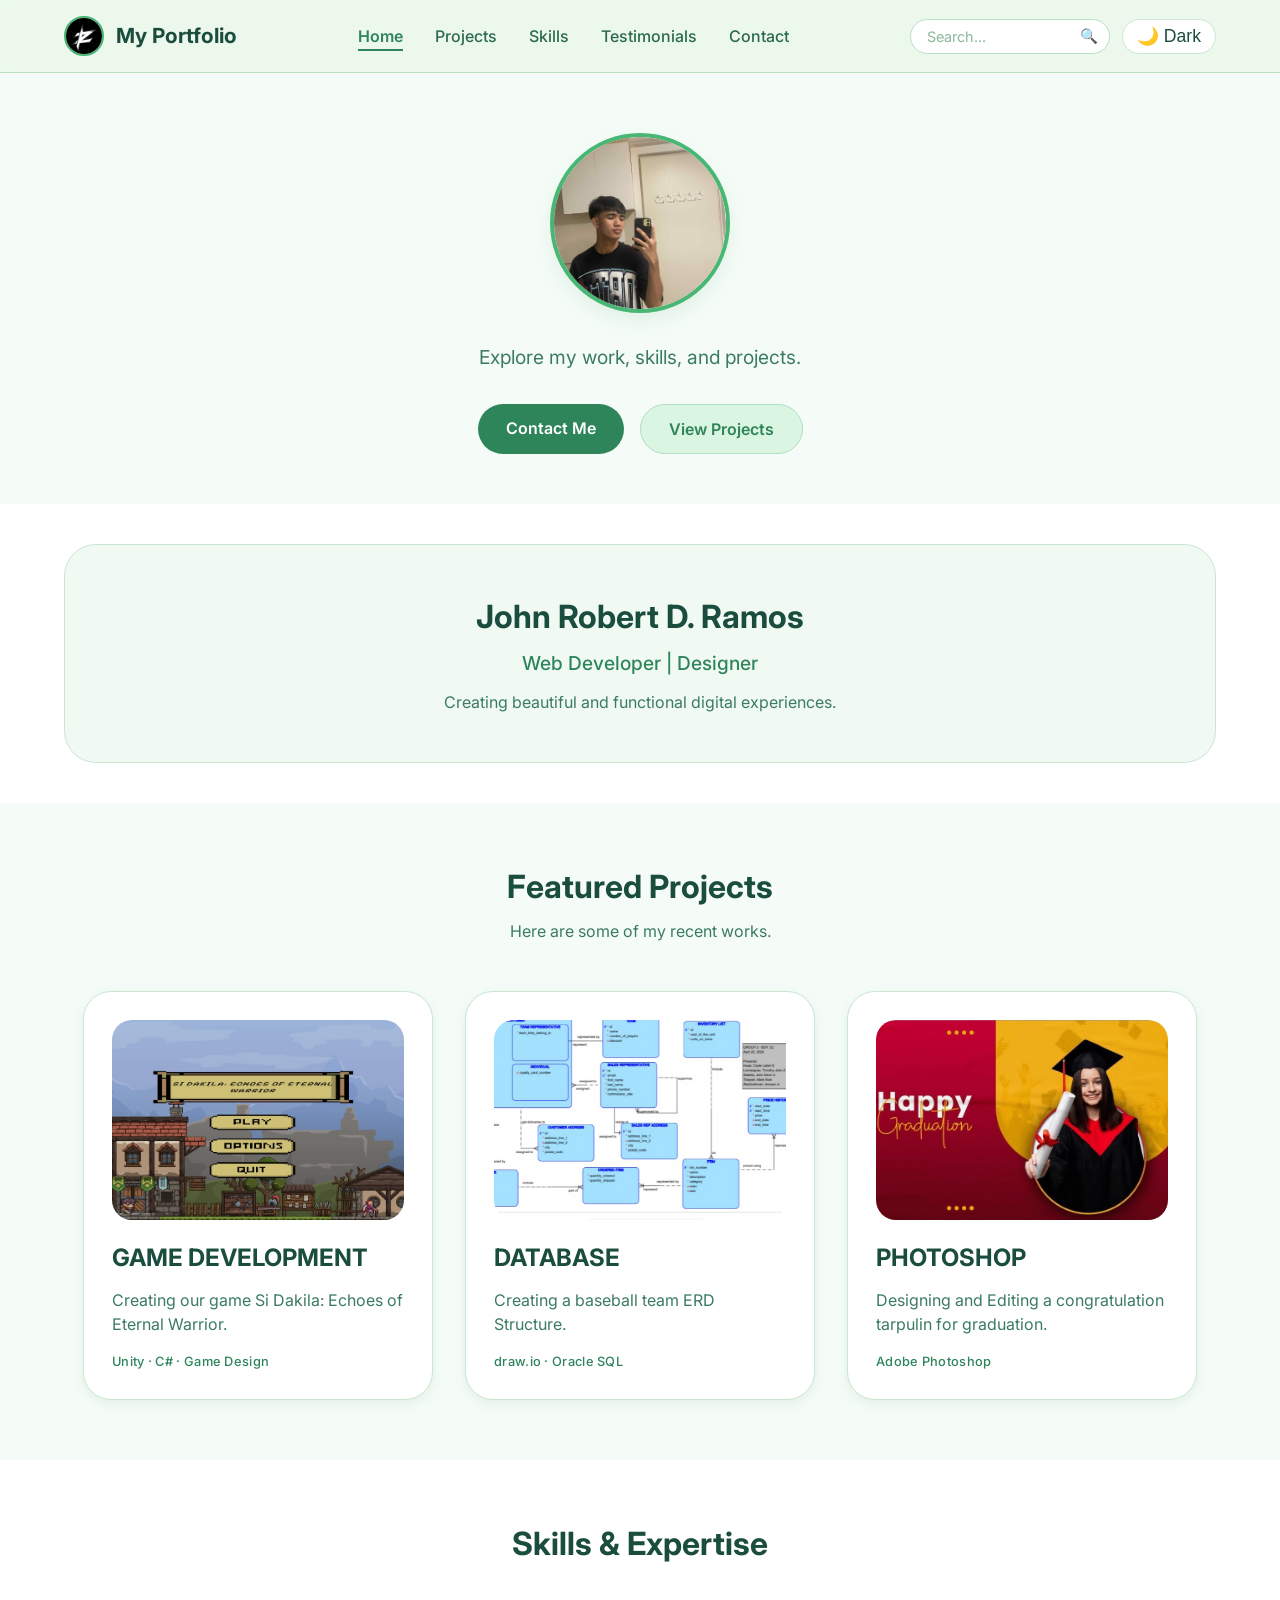
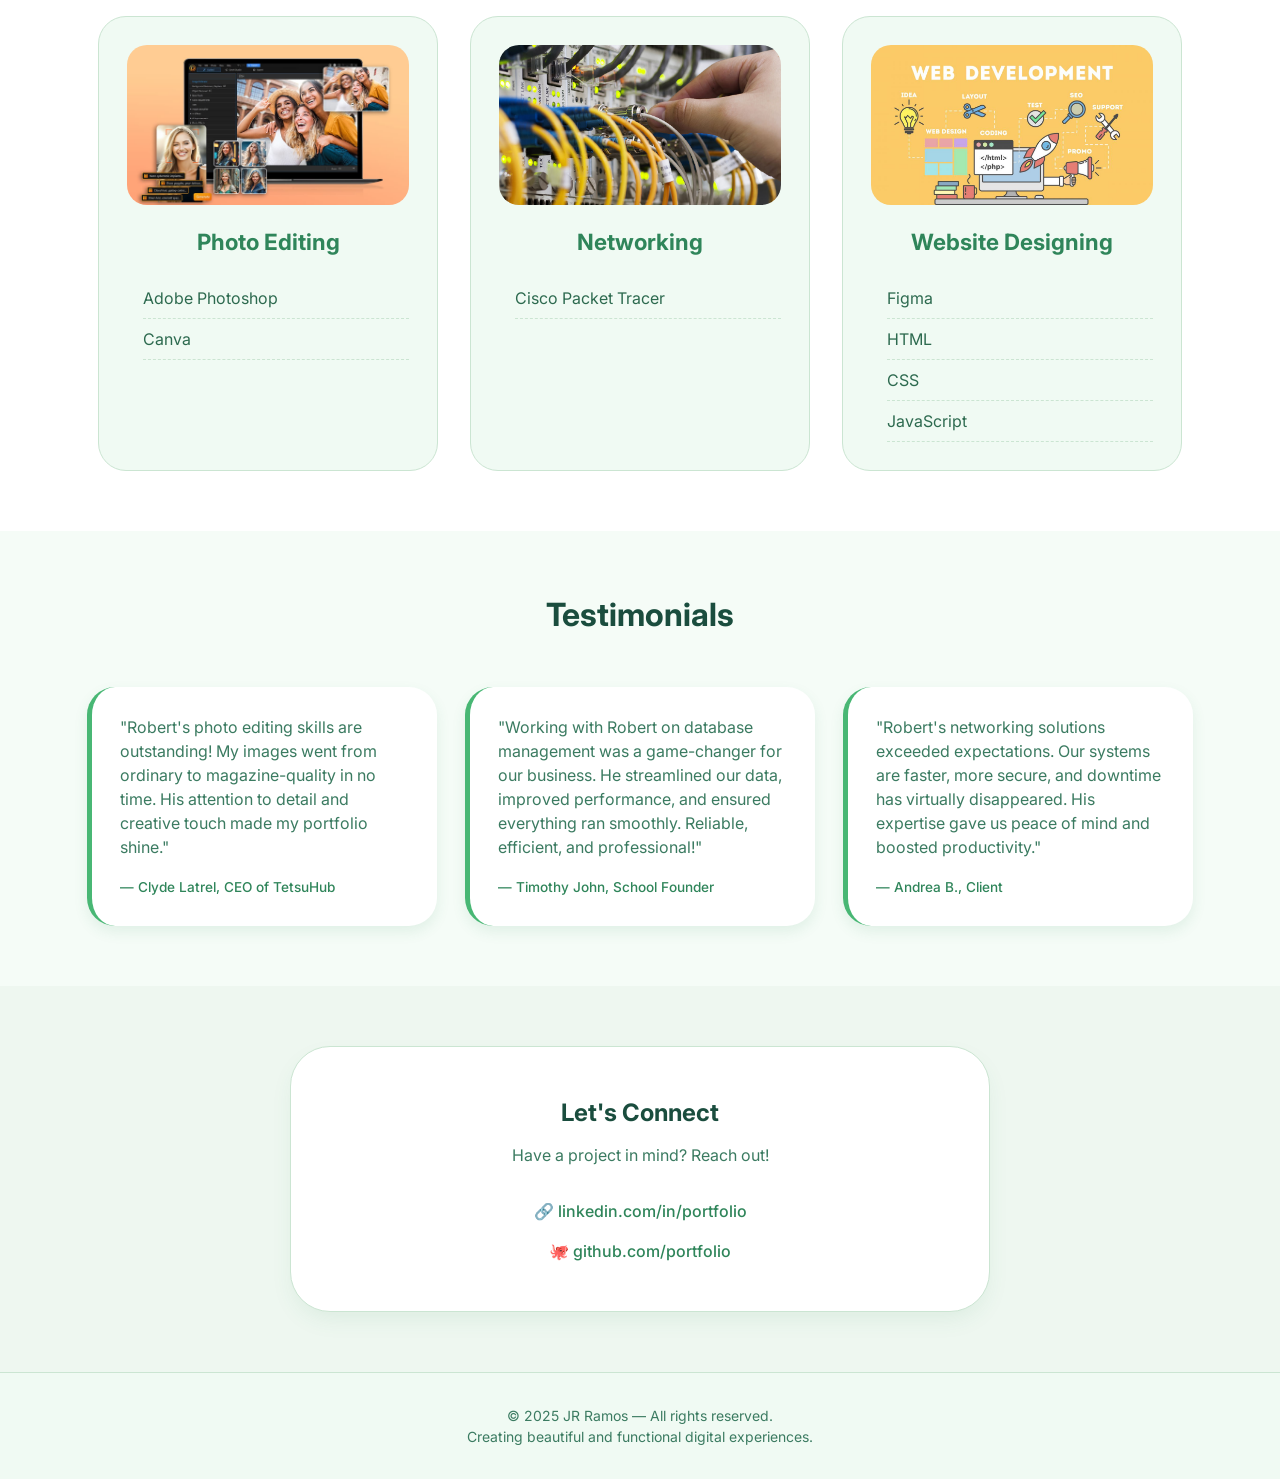
<file: index.html>
<!DOCTYPE html>
<html lang="en">
<head>
  <meta charset="UTF-8">
  <meta name="viewport" content="width=device-width, initial-scale=1.0, viewport-fit=cover">
  <title>My Portfolio | Web Developer & Designer</title>
  <meta name="description" content="Portfolio - Web Developer & Designer. Creating beautiful and functional digital experiences.">
  <link href="https://fonts.googleapis.com/css2?family=Inter:opsz,wght@14..32,300;14..32,400;14..32,500;14..32,600;14..32,700;14..32,800&display=swap" rel="stylesheet">
  <style>
    /* CSS Variables for Light/Dark Mode - Mint Green Theme */
    :root {
      --bg-primary: #eef7f0;
      --bg-secondary: #f5fcf7;
      --bg-card: #ffffff;
      --bg-about: #f0faf3;
      --bg-skill: #f0faf3;
      --bg-footer: #f0faf3;
      --text-primary: #1a4d3e;
      --text-secondary: #3b7b61;
      --text-muted: #2d6a4f;
      --accent: #2f855a;
      --accent-light: #48b774;
      --border: #cbe5d2;
      --border-light: #b8dfc2;
      --shadow: rgba(47,133,90,0.1);
      --nav-bg: rgba(235, 248, 235, 0.95);
      --btn-secondary-bg: #daf5e2;
      --btn-secondary-border: #b0dec0;
      --card-bg: #ffffff;
      --testimonial-bg: #ffffff;
    }

    body.dark {
      --bg-primary: #0f2a22;
      --bg-secondary: #15382e;
      --bg-card: #1e4a3a;
      --bg-about: #1a3f32;
      --bg-skill: #1a3f32;
      --bg-footer: #0f2a22;
      --text-primary: #e0f2e9;
      --text-secondary: #b8dfc2;
      --text-muted: #a8c9b5;
      --accent: #5cb85c;
      --accent-light: #7dcc7d;
      --border: #2d6a4f;
      --border-light: #2d6a4f;
      --shadow: rgba(0,0,0,0.3);
      --nav-bg: rgba(15, 42, 34, 0.95);
      --btn-secondary-bg: #2d6a4f;
      --btn-secondary-border: #3b7b61;
      --card-bg: #1e4a3a;
      --testimonial-bg: #1e4a3a;
    }

    * {
      margin: 0;
      padding: 0;
      box-sizing: border-box;
      transition: background-color 0.3s ease, color 0.3s ease, border-color 0.3s ease, box-shadow 0.3s ease;
    }

    body {
      font-family: 'Inter', sans-serif;
      background: var(--bg-primary);
      color: var(--text-primary);
      line-height: 1.5;
    }

    .container {
      max-width: 1200px;
      margin: 0 auto;
      padding: 0 24px;
    }

    /* Navigation */
    .main-nav {
      position: sticky;
      top: 0;
      background: var(--nav-bg);
      backdrop-filter: blur(12px);
      border-bottom: 1px solid var(--border-light);
      z-index: 100;
      padding: 16px 0;
    }

    .nav-container {
      max-width: 1200px;
      margin: 0 auto;
      padding: 0 24px;
      display: flex;
      align-items: center;
      justify-content: space-between;
      flex-wrap: wrap;
      gap: 16px;
    }

    .logo-area {
      display: flex;
      align-items: center;
      gap: 12px;
    }

    .small-profile-photo {
      width: 40px;
      height: 40px;
      border-radius: 50%;
      object-fit: cover;
      border: 2px solid var(--accent-light);
      background-color: #d4f0da;
      transition: all 0.3s ease;
    }
    .small-profile-photo:hover {
      transform: scale(1.05);
      border-color: var(--accent);
      box-shadow: 0 0 0 3px rgba(47,133,90,0.2);
    }

    .logo {
      font-size: 1.3rem;
      font-weight: 700;
      color: var(--text-primary);
      text-decoration: none;
      transition: all 0.3s ease;
      position: relative;
    }
    .logo:hover {
      color: var(--accent);
      transform: translateX(2px);
    }

    .nav-links {
      display: flex;
      gap: 32px;
      list-style: none;
    }

    .nav-item {
      color: var(--text-muted);
      text-decoration: none;
      font-weight: 500;
      transition: all 0.3s ease;
      position: relative;
    }
    .nav-item:hover {
      color: var(--accent);
      font-weight: 600;
      transform: translateY(-2px);
    }
    .nav-item.active {
      color: var(--accent);
      font-weight: 600;
    }
    .nav-item::after {
      content: '';
      position: absolute;
      bottom: -5px;
      left: 0;
      width: 0;
      height: 2px;
      background: var(--accent);
      transition: width 0.3s ease;
    }
    .nav-item:hover::after,
    .nav-item.active::after {
      width: 100%;
    }

    /* Dark Mode Toggle Button */
    .dark-mode-toggle {
      background: var(--bg-card);
      border: 1px solid var(--border);
      border-radius: 40px;
      padding: 6px 14px;
      cursor: pointer;
      font-size: 1.1rem;
      transition: all 0.3s ease;
      display: flex;
      align-items: center;
      gap: 6px;
      color: var(--text-primary);
    }
    .dark-mode-toggle:hover {
      transform: scale(1.05);
      border-color: var(--accent);
      background: var(--accent);
      color: white;
    }

    /* Search Bar Styles */
    .search-wrapper {
      position: relative;
    }

    .search-input {
      padding: 8px 16px;
      padding-right: 36px;
      border-radius: 40px;
      border: 1px solid var(--border-light);
      background: var(--bg-card);
      font-family: 'Inter', sans-serif;
      font-size: 0.9rem;
      color: var(--text-primary);
      outline: none;
      width: 200px;
      transition: all 0.3s ease;
    }
    .search-input:focus {
      border-color: var(--accent);
      box-shadow: 0 0 0 3px rgba(47,133,90,0.2);
      width: 240px;
    }
    .search-input:hover {
      border-color: var(--accent);
      box-shadow: 0 0 0 2px rgba(47,133,90,0.1);
    }
    .search-input::placeholder {
      color: #8ab89a;
      transition: opacity 0.3s ease;
    }
    .search-input:focus::placeholder {
      opacity: 0.5;
    }

    .search-icon {
      position: absolute;
      right: 12px;
      top: 50%;
      transform: translateY(-50%);
      color: var(--accent);
      pointer-events: none;
      font-size: 0.9rem;
      transition: transform 0.2s ease;
    }
    .search-wrapper:hover .search-icon {
      transform: translateY(-50%) scale(1.1);
    }

    /* Search Overlay for Results */
    .search-overlay {
      position: fixed;
      top: 0;
      left: 0;
      width: 100%;
      height: 100%;
      background: rgba(47,133,90,0.2);
      backdrop-filter: blur(8px);
      z-index: 1000;
      display: flex;
      align-items: center;
      justify-content: center;
      opacity: 0;
      visibility: hidden;
      transition: all 0.3s ease;
    }
    .search-overlay.active {
      opacity: 1;
      visibility: visible;
    }

    .search-modal {
      background: var(--bg-card);
      border-radius: 32px;
      width: 90%;
      max-width: 600px;
      padding: 28px;
      position: relative;
      border: 1px solid var(--border);
      box-shadow: 0 25px 40px -12px rgba(47,133,90,0.25);
      transition: transform 0.3s ease;
      transform: scale(0.95);
    }
    .search-overlay.active .search-modal {
      transform: scale(1);
    }

    .modal-search-input {
      width: 100%;
      padding: 14px 20px;
      font-size: 1rem;
      background: var(--bg-secondary);
      border: 1px solid var(--border);
      border-radius: 60px;
      color: var(--text-primary);
      outline: none;
      font-family: 'Inter', sans-serif;
      transition: all 0.3s ease;
    }
    .modal-search-input:focus {
      border-color: var(--accent-light);
      box-shadow: 0 0 0 3px rgba(72,183,116,0.2);
    }

    .search-close {
      position: absolute;
      top: 20px;
      right: 24px;
      background: none;
      border: none;
      color: var(--text-muted);
      font-size: 1.5rem;
      cursor: pointer;
      transition: all 0.2s ease;
    }
    .search-close:hover {
      color: var(--accent);
      transform: rotate(90deg) scale(1.1);
    }

    .search-results {
      margin-top: 24px;
      max-height: 400px;
      overflow-y: auto;
    }

    .search-result-item {
      padding: 14px;
      border-bottom: 1px solid var(--border);
      cursor: pointer;
      transition: all 0.3s ease;
    }
    .search-result-item:hover {
      background: var(--bg-skill);
      border-radius: 16px;
      transform: translateX(5px);
    }

    .result-type {
      font-size: 0.7rem;
      text-transform: uppercase;
      color: var(--accent-light);
      font-weight: 600;
    }

    .result-title {
      font-weight: 700;
      margin: 6px 0 4px;
      color: var(--text-primary);
    }

    .result-desc {
      font-size: 0.85rem;
      color: var(--text-secondary);
    }

    .no-results {
      text-align: center;
      color: #6ba184;
      padding: 24px;
    }

    /* Hero Section */
    .hero {
      padding: 60px 0 50px;
      text-align: center;
      background: var(--bg-secondary);
    }

    .hero-top-photo {
      width: 180px;
      height: 180px;
      border-radius: 50%;
      object-fit: cover;
      margin-bottom: 24px;
      border: 4px solid var(--accent-light);
      box-shadow: 0 8px 20px var(--shadow);
      background-color: #d4f0da;
      transition: all 0.4s ease;
      cursor: pointer;
    }
    .hero-top-photo:hover {
      transform: scale(1.05) rotate(3deg);
      box-shadow: 0 15px 30px var(--shadow);
      border-color: var(--accent);
    }

    .hero-description {
      font-size: 1.2rem;
      color: var(--text-secondary);
      margin-bottom: 32px;
      max-width: 600px;
      margin-left: auto;
      margin-right: auto;
      transition: all 0.3s ease;
    }
    .hero-description:hover {
      color: var(--accent);
      transform: scale(1.02);
      letter-spacing: 0.3px;
    }

    .hero-buttons {
      display: flex;
      gap: 16px;
      justify-content: center;
      flex-wrap: wrap;
    }

    .btn {
      padding: 12px 28px;
      border-radius: 40px;
      text-decoration: none;
      font-weight: 600;
      transition: all 0.3s cubic-bezier(0.2, 0.9, 0.4, 1.1);
      display: inline-block;
      cursor: pointer;
    }
    .btn-primary {
      background: var(--accent);
      color: white;
      border: none;
    }
    .btn-primary:hover {
      background: #246b48;
      transform: translateY(-4px) scale(1.02);
      box-shadow: 0 8px 20px var(--shadow);
    }
    .btn-primary:active {
      transform: translateY(0);
    }
    .btn-secondary {
      background: var(--btn-secondary-bg);
      color: var(--accent);
      border: 1px solid var(--btn-secondary-border);
    }
    .btn-secondary:hover {
      background: var(--accent);
      color: white;
      transform: translateY(-4px) scale(1.02);
      box-shadow: 0 8px 20px var(--shadow);
      border-color: var(--accent);
    }
    .btn-secondary:active {
      transform: translateY(0);
    }

    /* About Section */
    .about-section {
      padding: 40px 0;
      background: var(--bg-card);
    }

    .about-card {
      text-align: center;
      padding: 48px 24px;
      background: var(--bg-about);
      border-radius: 32px;
      border: 1px solid var(--border);
      transition: all 0.3s ease;
    }
    .about-card:hover {
      transform: translateY(-5px);
      box-shadow: 0 15px 30px var(--shadow);
      border-color: var(--accent-light);
    }

    .about-name {
      font-size: 2rem;
      color: var(--text-primary);
      margin-bottom: 8px;
      transition: all 0.3s ease;
    }
    .about-name:hover {
      color: var(--accent);
      transform: scale(1.02);
    }

    .about-tagline {
      font-size: 1.2rem;
      color: var(--accent);
      font-weight: 500;
      margin-bottom: 12px;
      transition: all 0.3s ease;
    }
    .about-tagline:hover {
      letter-spacing: 1px;
    }

    .about-quote {
      color: var(--text-secondary);
      transition: all 0.3s ease;
    }
    .about-quote:hover {
      color: var(--text-primary);
    }

    /* Featured Projects */
    .featured-projects {
      padding: 60px 0;
      background: var(--bg-secondary);
    }

    .section-header {
      text-align: center;
      margin-bottom: 48px;
    }
    .section-header h2 {
      font-size: 2rem;
      color: var(--text-primary);
      margin-bottom: 8px;
      transition: all 0.3s ease;
    }
    .section-header h2:hover {
      color: var(--accent);
      transform: scale(1.02);
    }
    .section-header p {
      color: var(--text-secondary);
      transition: all 0.3s ease;
    }
    .section-header p:hover {
      color: var(--accent);
    }

    .projects-grid {
      display: flex;
      justify-content: center;
      flex-wrap: wrap;
      gap: 32px;
    }

    .project-card {
      flex: 1;
      min-width: 280px;
      max-width: 350px;
      background: var(--card-bg);
      border-radius: 28px;
      padding: 28px;
      border: 1px solid var(--border);
      transition: all 0.35s cubic-bezier(0.2, 0.9, 0.4, 1.1);
      box-shadow: 0 4px 12px var(--shadow);
      text-align: left;
    }
    .project-card:hover {
      transform: translateY(-10px) scale(1.02);
      box-shadow: 0 25px 35px -12px var(--shadow);
      border-color: var(--accent-light);
    }

    .project-image {
      width: 100%;
      height: 200px;
      border-radius: 20px;
      object-fit: cover;
      margin-bottom: 20px;
      background-color: #d4f0da;
      display: block;
      transition: all 0.4s ease;
    }
    .project-card:hover .project-image {
      transform: scale(1.03);
      box-shadow: 0 8px 20px rgba(0,0,0,0.1);
    }

    .project-card h3 {
      font-size: 1.5rem;
      color: var(--text-primary);
      margin-bottom: 12px;
      transition: all 0.3s ease;
    }
    .project-card:hover h3 {
      color: var(--accent);
      transform: translateX(5px);
    }

    .project-card p {
      color: var(--text-secondary);
      margin-bottom: 16px;
      line-height: 1.5;
      transition: all 0.3s ease;
    }
    .project-card:hover p {
      color: var(--text-primary);
    }

    .project-tech {
      font-size: 0.8rem;
      color: var(--accent);
      font-weight: 500;
      letter-spacing: 0.3px;
      margin-top: 8px;
      transition: all 0.3s ease;
    }
    .project-card:hover .project-tech {
      letter-spacing: 0.5px;
    }

    /* Skills Section */
    .skills-section {
      padding: 60px 0;
      background: var(--bg-card);
    }

    .skills-title {
      text-align: center;
      font-size: 2rem;
      color: var(--text-primary);
      margin-bottom: 48px;
      transition: all 0.3s ease;
    }
    .skills-title:hover {
      color: var(--accent);
      transform: scale(1.02);
    }

    .skills-grid {
      display: flex;
      justify-content: center;
      flex-wrap: wrap;
      gap: 32px;
    }

    .skill-category {
      background: var(--bg-skill);
      padding: 28px;
      border-radius: 28px;
      border: 1px solid var(--border);
      min-width: 260px;
      flex: 1;
      max-width: 340px;
      text-align: center;
      transition: all 0.35s ease;
    }
    .skill-category:hover {
      transform: translateY(-8px) scale(1.02);
      box-shadow: 0 20px 30px -10px var(--shadow);
      border-color: var(--accent-light);
    }

    .skill-photo {
      width: 100%;
      height: 160px;
      border-radius: 20px;
      object-fit: cover;
      margin-bottom: 20px;
      background-color: #d4f0da;
      display: block;
      transition: all 0.4s ease;
    }
    .skill-category:hover .skill-photo {
      transform: scale(1.03);
    }

    .skill-category h3 {
      margin-bottom: 20px;
      color: var(--accent);
      font-size: 1.4rem;
      text-align: center;
      transition: all 0.3s ease;
    }
    .skill-category:hover h3 {
      transform: scale(1.05);
    }

    .skill-category ul {
      list-style: none;
      text-align: left;
      padding-left: 16px;
    }

    .skill-category li {
      padding: 8px 0;
      color: var(--text-muted);
      border-bottom: 1px dashed var(--border);
      transition: all 0.25s ease;
    }
    .skill-category li:hover {
      color: var(--accent);
      transform: translateX(8px);
      border-bottom-color: var(--accent);
    }

    /* Testimonials */
    .testimonials-section {
      padding: 60px 0;
      background: var(--bg-secondary);
    }

    .testimonials-section h2 {
      text-align: center;
      font-size: 2rem;
      color: var(--text-primary);
      margin-bottom: 48px;
      transition: all 0.3s ease;
    }
    .testimonials-section h2:hover {
      color: var(--accent);
      transform: scale(1.02);
    }

    .testimonials-grid {
      display: flex;
      justify-content: center;
      flex-wrap: wrap;
      gap: 28px;
    }

    .testimonial-card {
      background: var(--testimonial-bg);
      border-radius: 28px;
      padding: 28px;
      border-left: 5px solid var(--accent-light);
      box-shadow: 0 6px 14px var(--shadow);
      flex: 1;
      min-width: 260px;
      max-width: 350px;
      transition: all 0.35s ease;
    }
    .testimonial-card:hover {
      transform: translateY(-8px) scale(1.02);
      box-shadow: 0 20px 30px -10px var(--shadow);
      border-left-width: 8px;
      border-left-color: var(--accent);
    }

    .testimonial-card p {
      font-style: normal;
      margin-bottom: 18px;
      color: var(--text-secondary);
      line-height: 1.5;
      transition: all 0.3s ease;
    }
    .testimonial-card:hover p {
      color: var(--text-primary);
      transform: scale(1.01);
    }

    .testimonial-author {
      font-size: 0.85rem;
      font-weight: 500;
      color: var(--accent);
      transition: all 0.3s ease;
    }
    .testimonial-card:hover .testimonial-author {
      letter-spacing: 0.5px;
    }

    /* Contact Section */
    .contact-section {
      padding: 60px 0;
      background: var(--bg-primary);
    }

    .contact-card {
      background: var(--bg-card);
      border-radius: 40px;
      padding: 48px;
      text-align: center;
      border: 1px solid var(--border);
      box-shadow: 0 10px 25px -5px var(--shadow);
      max-width: 700px;
      margin: 0 auto;
      transition: all 0.35s ease;
    }
    .contact-card:hover {
      transform: translateY(-6px);
      box-shadow: 0 25px 40px -12px var(--shadow);
      border-color: var(--accent-light);
    }

    .contact-card h2 {
      color: var(--text-primary);
      margin-bottom: 12px;
      transition: all 0.3s ease;
    }
    .contact-card:hover h2 {
      color: var(--accent);
    }

    .contact-card p {
      color: var(--text-secondary);
    }

    .contact-info {
      display: flex;
      flex-direction: column;
      gap: 16px;
      margin-top: 32px;
    }

    .contact-info a {
      color: var(--accent);
      text-decoration: none;
      font-weight: 500;
      transition: all 0.3s ease;
      display: inline-block;
    }
    .contact-info a:hover {
      color: #1f7b4d;
      transform: translateX(8px) scale(1.02);
      text-decoration: underline;
    }

    /* Footer */
    .main-footer {
      border-top: 1px solid var(--border);
      background: var(--bg-footer);
      padding: 32px 0;
      text-align: center;
      color: var(--text-secondary);
      font-size: 0.875rem;
      transition: all 0.3s ease;
    }
    .main-footer:hover {
      background: var(--bg-secondary);
    }

    @media (max-width: 768px) {
      .nav-container {
        flex-direction: column;
      }
      .nav-links {
        flex-wrap: wrap;
        justify-content: center;
        gap: 20px;
      }
      .hero-top-photo {
        width: 120px;
        height: 120px;
      }
      .project-card, .skill-category {
        max-width: 100%;
      }
      .skill-photo {
        height: 140px;
      }
      .search-input {
        width: 160px;
      }
      .search-input:focus {
        width: 180px;
      }
    }
  </style>
</head>
<body>

  <!-- Navigation with small profile photo + "My Portfolio" text -->
  <nav class="main-nav">
    <div class="nav-container">
      <div class="logo-area">
        <img src="images/logo.jpg" alt="Profile" class="small-profile-photo" id="navProfilePhoto" onerror="this.src='https://placehold.co/100x100/2f855a/ffffff?text=Photo'">
        <a href="#home" class="logo">My Portfolio</a>
      </div>
      <ul class="nav-links">
        <li><a href="#home" class="nav-item active">Home</a></li>
        <li><a href="#projects" class="nav-item">Projects</a></li>
        <li><a href="#skills" class="nav-item">Skills</a></li>
        <li><a href="#testimonials" class="nav-item">Testimonials</a></li>
        <li><a href="#contact" class="nav-item">Contact</a></li>
      </ul>
      <div style="display: flex; align-items: center; gap: 12px;">
        <div class="search-wrapper">
          <input type="text" class="search-input" id="navSearchInput" placeholder="Search...">
          <span class="search-icon">🔍</span>
        </div>
        <button class="dark-mode-toggle" id="darkModeToggle">🌙 Dark</button>
      </div>
    </div>
  </nav>

  <!-- Search Overlay Modal -->
  <div class="search-overlay" id="searchOverlay">
    <div class="search-modal">
      <input type="text" id="modalSearchInput" class="modal-search-input" placeholder="Search projects, skills, testimonials..." autocomplete="off">
      <button class="search-close" id="searchCloseBtn">✕</button>
      <div class="search-results" id="searchResults"></div>
    </div>
  </div>

  <main>
    <!-- Hero Section -->
    <section class="hero">
      <div class="container">
        <div class="hero-content">
          <img src="images/profile.jpg" alt="Hero decoration photo" class="hero-top-photo" id="heroTopPhoto">
          <p class="hero-description">Explore my work, skills, and projects.</p>
          <div class="hero-buttons">
            <a href="#contact" class="btn btn-primary">Contact Me</a>
            <a href="#projects" class="btn btn-secondary">View Projects</a>
          </div>
        </div>
      </div>
    </section>

    <!-- About Section -->
    <section class="about-section">
      <div class="container">
        <div class="about-card">
          <h2 class="about-name">John Robert D. Ramos</h2>
          <p class="about-tagline">Web Developer | Designer</p>
          <p class="about-quote">Creating beautiful and functional digital experiences.</p>
        </div>
      </div>
    </section>

    <!-- Featured Projects Section -->
    <section id="projects" class="featured-projects">
      <div class="container">
        <div class="section-header">
          <h2>Featured Projects</h2>
          <p>Here are some of my recent works.</p>
        </div>
        <div class="projects-grid">
          <div class="project-card">
            <img src="images/unity.jpg" alt="Game development" class="project-image" id="projectImg1" onerror="this.src='https://placehold.co/600x400/2f855a/ffffff?text=Game+Dev'">
            <h3>GAME DEVELOPMENT</h3>
            <p>Creating our game Si Dakila: Echoes of Eternal Warrior.</p>
            <div class="project-tech">Unity · C# · Game Design</div>
          </div>
          <div class="project-card">
            <img src="images/database.jpg" alt="Movie discovery app" class="project-image" id="projectImg2">
            <h3>DATABASE</h3>
            <p>Creating a baseball team ERD Structure.</p>
            <div class="project-tech">draw.io · Oracle SQL</div>
          </div>
          <div class="project-card">
            <img src="images/photoshop.jpg" alt="Design studio platform" class="project-image" id="projectImg3">
            <h3>PHOTOSHOP</h3>
            <p>Designing and Editing a congratulation tarpulin for graduation.</p>
            <div class="project-tech">Adobe Photoshop</div>
          </div>
        </div>
      </div>
    </section>

    <!-- Skills Section -->
    <section id="skills" class="skills-section">
      <div class="container">
        <h2 class="skills-title">Skills & Expertise</h2>
        <div class="skills-grid">
          <div class="skill-category">
            <img src="images/editing.jpg" alt="Frontend development" class="skill-photo" id="frontendPhoto">
            <h3>Photo Editing</h3>
            <ul>
              <li>Adobe Photoshop</li>
              <li>Canva</li>
            </ul>
          </div>
          <div class="skill-category">
            <img src="images/networking.jpg" alt="Backend development" class="skill-photo" id="backendPhoto">
            <h3>Networking</h3>
            <ul>
              <li>Cisco Packet Tracer</li>
            </ul>
          </div>
          <div class="skill-category">
            <img src="images/web dev.jpg" alt="Design tools" class="skill-photo" id="designPhoto">
            <h3>Website Designing</h3>
            <ul>
              <li>Figma</li>
              <li>HTML</li>
              <li>CSS</li>
              <li>JavaScript</li>
            </ul>
          </div>
        </div>
      </div>
    </section>

    <!-- Testimonials Section -->
    <section id="testimonials" class="testimonials-section">
      <div class="container">
        <h2>Testimonials</h2>
        <div class="testimonials-grid">
          <div class="testimonial-card">
            <p>"Robert's photo editing skills are outstanding! My images went from ordinary to magazine-quality in no time. His attention to detail and creative touch made my portfolio shine."</p>
            <div class="testimonial-author">— Clyde Latrel, CEO of TetsuHub</div>
          </div>
          <div class="testimonial-card">
            <p>"Working with Robert on database management was a game-changer for our business. He streamlined our data, improved performance, and ensured everything ran smoothly. Reliable, efficient, and professional!"</p>
            <div class="testimonial-author">— Timothy John, School Founder</div>
          </div>
          <div class="testimonial-card">
            <p>"Robert's networking solutions exceeded expectations. Our systems are faster, more secure, and downtime has virtually disappeared. His expertise gave us peace of mind and boosted productivity."</p>
            <div class="testimonial-author">— Andrea B., Client</div>
          </div>
        </div>
      </div>
    </section>

    <!-- Contact Section -->
    <section id="contact" class="contact-section">
      <div class="container">
        <div class="contact-card">
          <h2>Let's Connect</h2>
          <p>Have a project in mind? Reach out!</p>
          <div class="contact-info">
            <a href="#" id="linkedinContact">🔗 linkedin.com/in/portfolio</a>
            <a href="#" id="githubContact">🐙 github.com/portfolio</a>
          </div>
        </div>
      </div>
    </section>
  </main>

  <!-- Footer -->
  <footer class="main-footer">
    <div class="container">
      <p>© 2025 JR Ramos — All rights reserved.</p>
      <div class="footer-credits">Creating beautiful and functional digital experiences.</div>
    </div>
  </footer>

  <script>
    // Dark Mode Toggle Functionality
    const darkModeToggle = document.getElementById('darkModeToggle');
    const body = document.body;

    // Check for saved user preference
    if (localStorage.getItem('darkMode') === 'enabled') {
      body.classList.add('dark');
      darkModeToggle.innerHTML = '☀️ Light';
    }

    darkModeToggle.addEventListener('click', () => {
      body.classList.toggle('dark');
      
      if (body.classList.contains('dark')) {
        localStorage.setItem('darkMode', 'enabled');
        darkModeToggle.innerHTML = '☀️ Light';
      } else {
        localStorage.setItem('darkMode', 'disabled');
        darkModeToggle.innerHTML = '🌙 Dark';
      }
    });

    // Searchable content database
    const searchableContent = [
      { type: 'Project', title: 'GAME DEVELOPMENT', description: 'Creating our game Si Dakila: Echoes of Eternal Warrior. Using Unity and C#.', section: 'projects', elementId: 'projects' },
      { type: 'Project', title: 'DATABASE', description: 'Creating a baseball team ERD Structure using draw.io and Oracle SQL.', section: 'projects', elementId: 'projects' },
      { type: 'Project', title: 'PHOTOSHOP', description: 'Designing and Editing a congratulation tarpulin for graduation using Adobe Photoshop.', section: 'projects', elementId: 'projects' },
      { type: 'Skill', title: 'Photo Editing', description: 'Adobe Photoshop, Canva', section: 'skills', elementId: 'skills' },
      { type: 'Skill', title: 'Networking', description: 'Cisco Packet Tracer', section: 'skills', elementId: 'skills' },
      { type: 'Skill', title: 'Website Designing', description: 'Figma, HTML, CSS, JavaScript', section: 'skills', elementId: 'skills' },
      { type: 'Testimonial', title: 'Clyde Latrel', description: 'Outstanding photo editing skills, attention to detail and creative touch', section: 'testimonials', elementId: 'testimonials' },
      { type: 'Testimonial', title: 'Timothy John', description: 'Database management game-changer, reliable and efficient', section: 'testimonials', elementId: 'testimonials' },
      { type: 'Testimonial', title: 'Andrea B.', description: 'Networking solutions exceeded expectations, faster and more secure', section: 'testimonials', elementId: 'testimonials' },
      { type: 'About', title: 'John Robert D. Ramos', description: 'Web Developer & Designer. Creating beautiful and functional digital experiences', section: 'home', elementId: 'home' }
    ];

    // Helper function to perform search
    function performSearch(query, resultsContainer) {
      const lowerQuery = query.toLowerCase().trim();
      if (!lowerQuery) {
        resultsContainer.innerHTML = '';
        return;
      }

      const results = searchableContent.filter(item =>
        item.title.toLowerCase().includes(lowerQuery) ||
        item.description.toLowerCase().includes(lowerQuery) ||
        item.type.toLowerCase().includes(lowerQuery)
      );

      if (results.length === 0) {
        resultsContainer.innerHTML = '<div class="no-results">No results found. Try "game", "database", "photoshop", or "testimonial".</div>';
      } else {
        resultsContainer.innerHTML = results.map(res => `
          <div class="search-result-item" data-section="${res.elementId}">
            <span class="result-type">${res.type}</span>
            <div class="result-title">${res.title}</div>
            <div class="result-desc">${res.description.substring(0, 120)}</div>
          </div>
        `).join('');

        document.querySelectorAll('.search-result-item').forEach(item => {
          item.addEventListener('click', () => {
            const sectionId = item.getAttribute('data-section');
            if (sectionId) {
              const targetElement = document.getElementById(sectionId);
              if (targetElement) {
                targetElement.scrollIntoView({ behavior: 'smooth' });
                document.getElementById('searchOverlay').classList.remove('active');
                document.getElementById('navSearchInput').value = '';
                document.getElementById('modalSearchInput').value = '';
                resultsContainer.innerHTML = '';
              }
            }
          });
        });
      }
    }

    // Get elements
    const navSearchInput = document.getElementById('navSearchInput');
    const modalSearchInput = document.getElementById('modalSearchInput');
    const searchOverlay = document.getElementById('searchOverlay');
    const searchResults = document.getElementById('searchResults');
    const searchCloseBtn = document.getElementById('searchCloseBtn');

    navSearchInput.addEventListener('click', () => {
      searchOverlay.classList.add('active');
      modalSearchInput.value = navSearchInput.value;
      modalSearchInput.focus();
      performSearch(modalSearchInput.value, searchResults);
    });

    navSearchInput.addEventListener('input', () => {
      if (!searchOverlay.classList.contains('active')) {
        searchOverlay.classList.add('active');
      }
      modalSearchInput.value = navSearchInput.value;
      performSearch(modalSearchInput.value, searchResults);
    });

    modalSearchInput.addEventListener('input', (e) => {
      performSearch(e.target.value, searchResults);
      navSearchInput.value = e.target.value;
    });

    searchCloseBtn.addEventListener('click', () => {
      searchOverlay.classList.remove('active');
      navSearchInput.value = '';
      modalSearchInput.value = '';
      searchResults.innerHTML = '';
    });

    searchOverlay.addEventListener('click', (e) => {
      if (e.target === searchOverlay) {
        searchOverlay.classList.remove('active');
        navSearchInput.value = '';
        modalSearchInput.value = '';
        searchResults.innerHTML = '';
      }
    });

    // Smooth scrolling and active link state
    document.querySelectorAll('.nav-item').forEach(link => {
      link.addEventListener('click', function(e) {
        const targetId = this.getAttribute('href');
        if (targetId && targetId !== '#') {
          e.preventDefault();
          const targetElement = document.querySelector(targetId);
          if (targetElement) {
            targetElement.scrollIntoView({ behavior: 'smooth' });
            document.querySelectorAll('.nav-item').forEach(l => l.classList.remove('active'));
            this.classList.add('active');
            searchOverlay.classList.remove('active');
          }
        } else if (targetId === '#home') {
          e.preventDefault();
          window.scrollTo({ top: 0, behavior: 'smooth' });
          document.querySelectorAll('.nav-item').forEach(l => l.classList.remove('active'));
          this.classList.add('active');
        }
      });
    });

    // Handle contact links
    const linkedinLink = document.getElementById('linkedinContact');
    const githubLink = document.getElementById('githubContact');
    if (linkedinLink) {
      linkedinLink.addEventListener('click', (e) => {
        e.preventDefault();
        window.open('https://linkedin.com/in/portfolio', '_blank');
      });
    }
    if (githubLink) {
      githubLink.addEventListener('click', (e) => {
        e.preventDefault();
        window.open('https://github.com/portfolio', '_blank');
      });
    }

    // Set active nav based on scroll
    const sections = document.querySelectorAll('section[id]');
    window.addEventListener('scroll', () => {
      let current = '';
      const scrollPos = window.scrollY + 100;
      sections.forEach(section => {
        const sectionTop = section.offsetTop;
        const sectionHeight = section.clientHeight;
        if (scrollPos >= sectionTop && scrollPos < sectionTop + sectionHeight) {
          current = section.getAttribute('id');
        }
      });
      document.querySelectorAll('.nav-item').forEach(link => {
        link.classList.remove('active');
        if (link.getAttribute('href') === `#${current}`) {
          link.classList.add('active');
        }
      });
      if (window.scrollY < 100) {
        document.querySelectorAll('.nav-item').forEach(link => {
          if (link.getAttribute('href') === '#home') {
            link.classList.add('active');
          } else {
            link.classList.remove('active');
          }
        });
      }
    });

    // Fix for nav profile photo fallback
    const navProfile = document.getElementById('navProfilePhoto');
    if (navProfile && navProfile.complete && navProfile.naturalWidth === 0) {
      navProfile.src = 'https://placehold.co/100x100/2f855a/ffffff?text=Photo';
    }
  </script>
</body>
</html>
</file>
